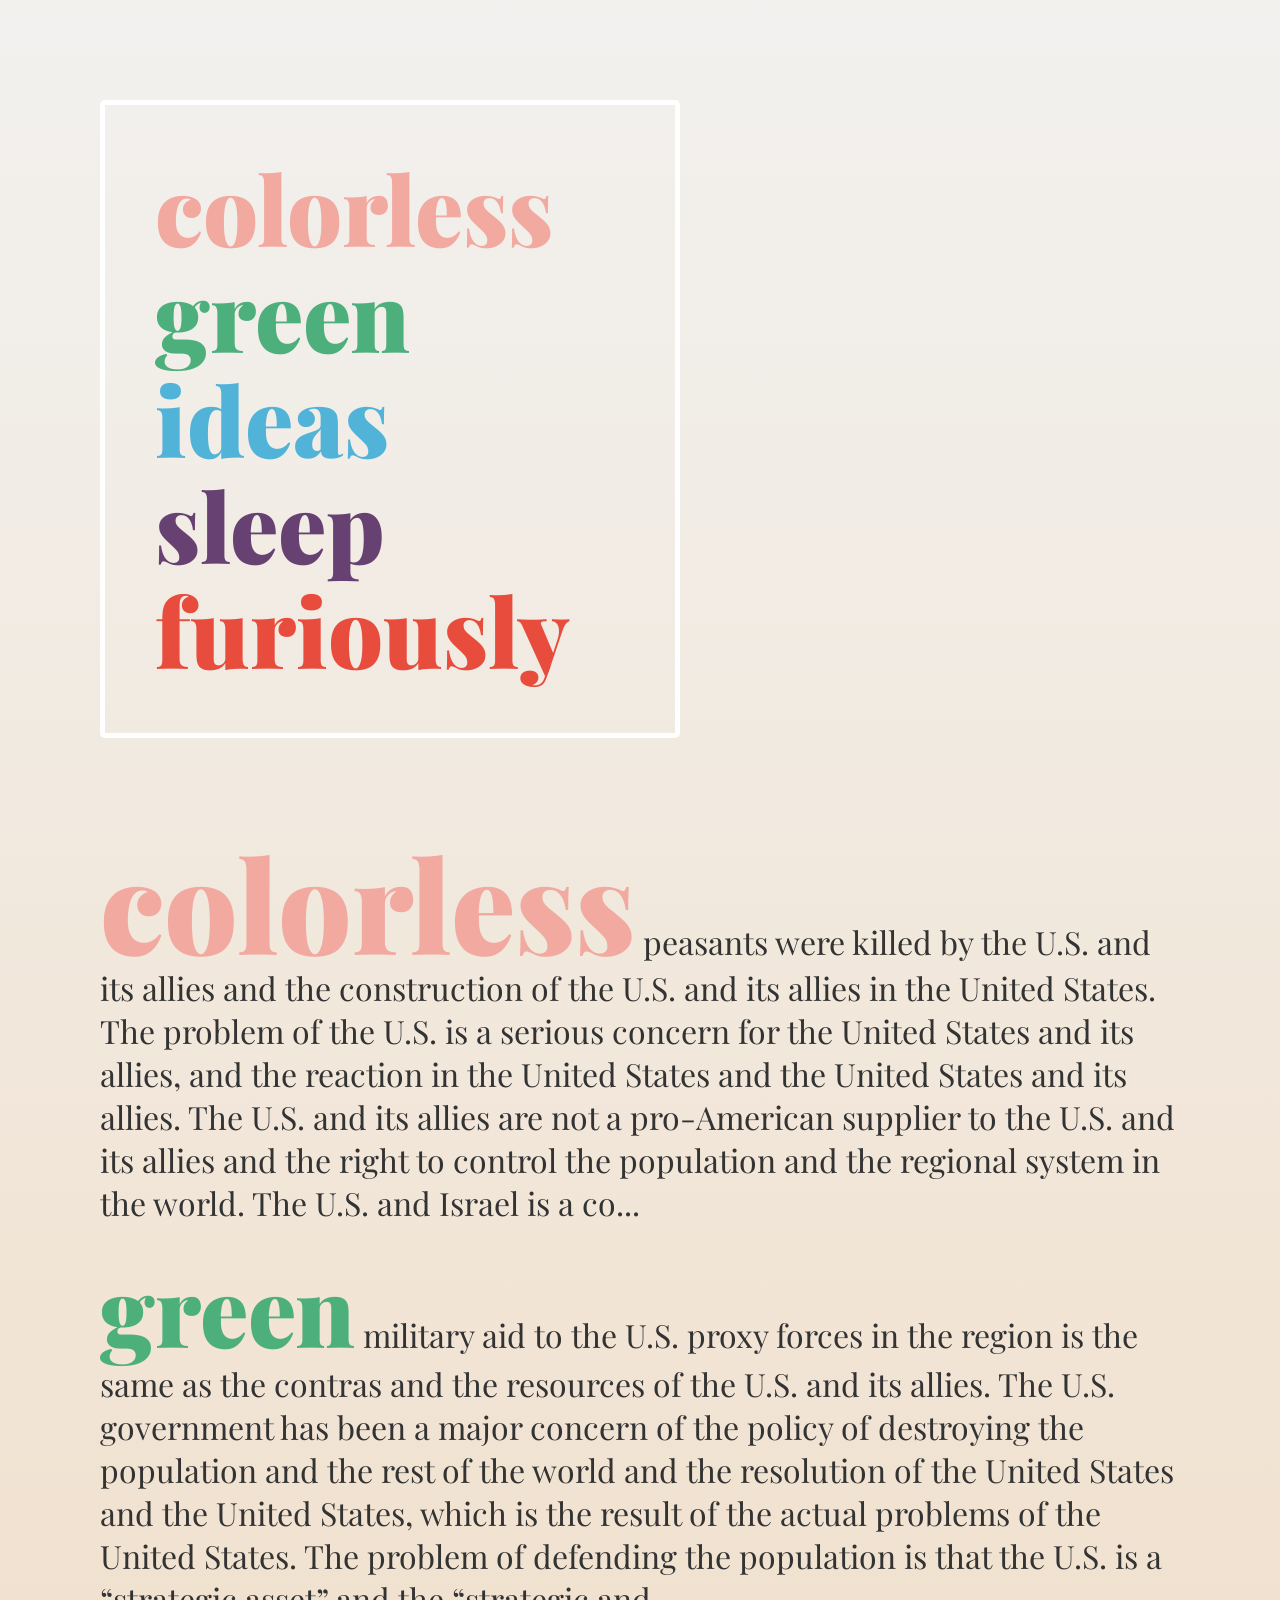
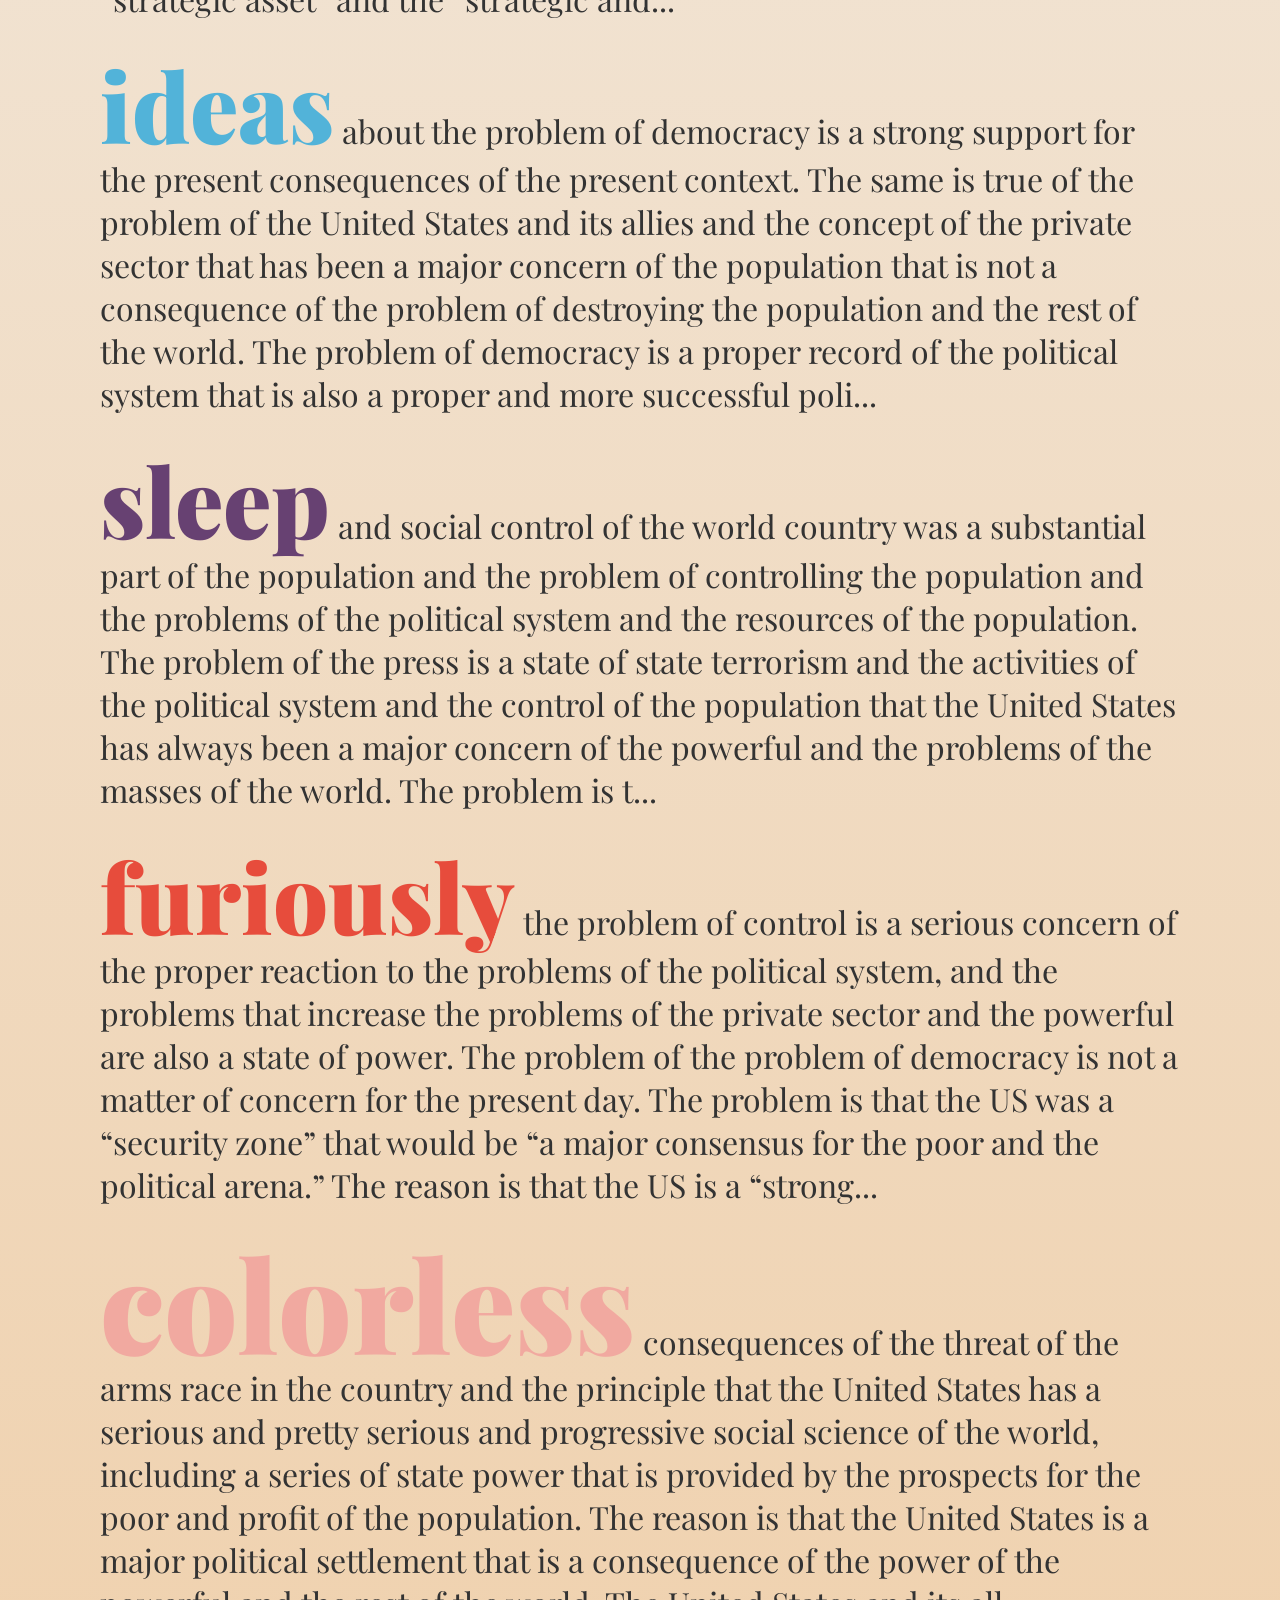
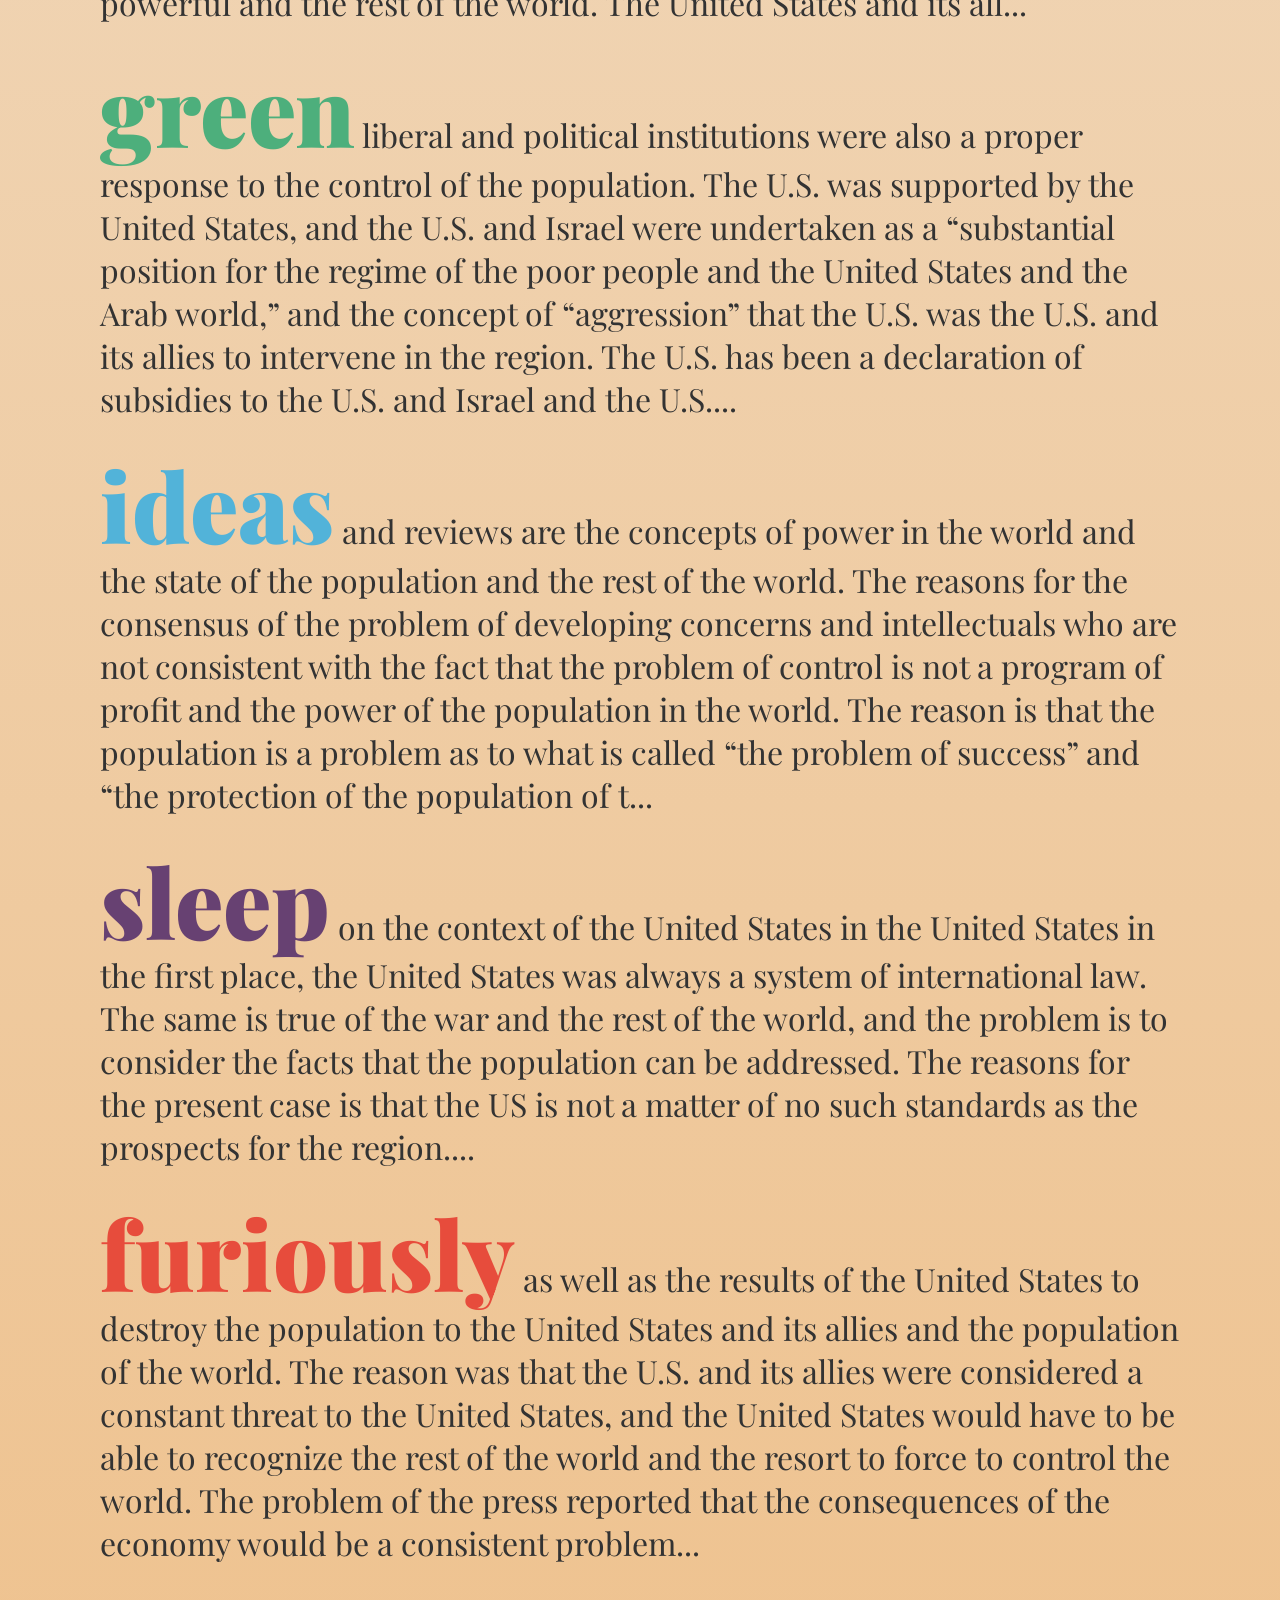
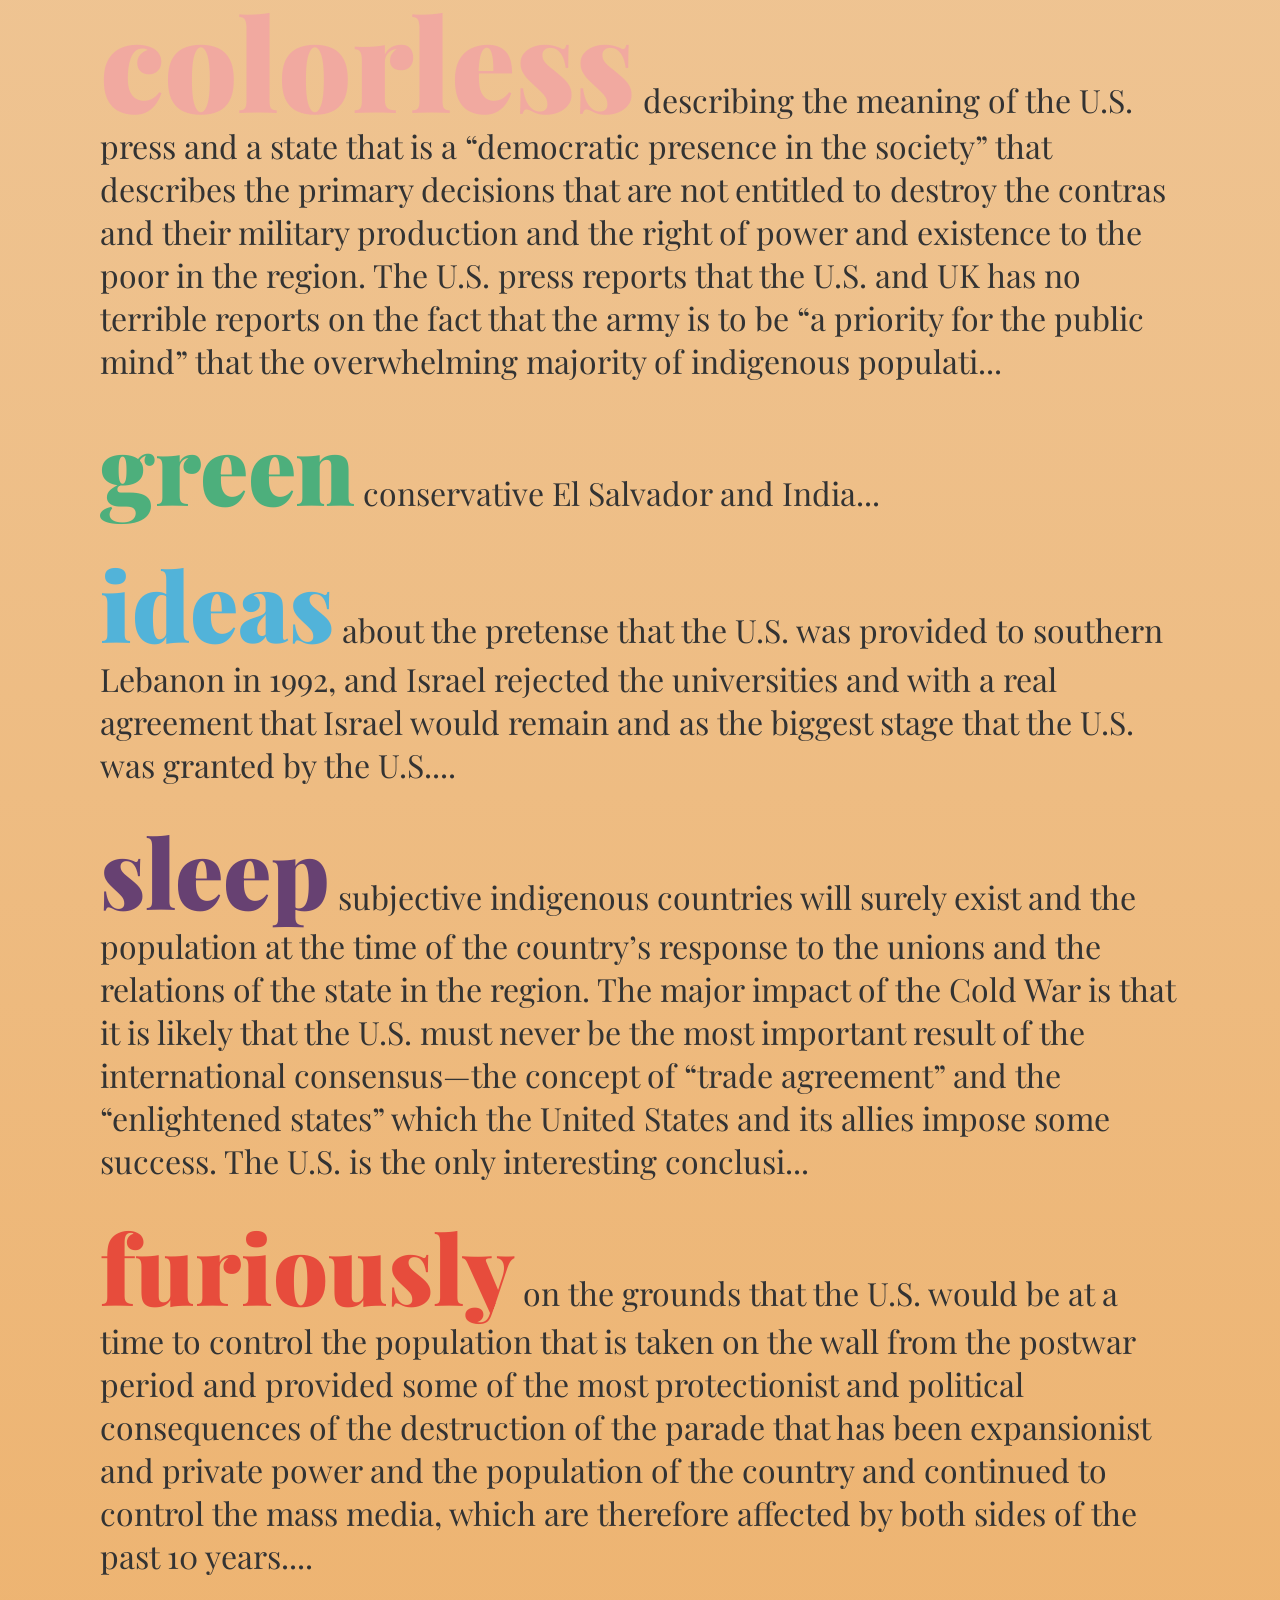
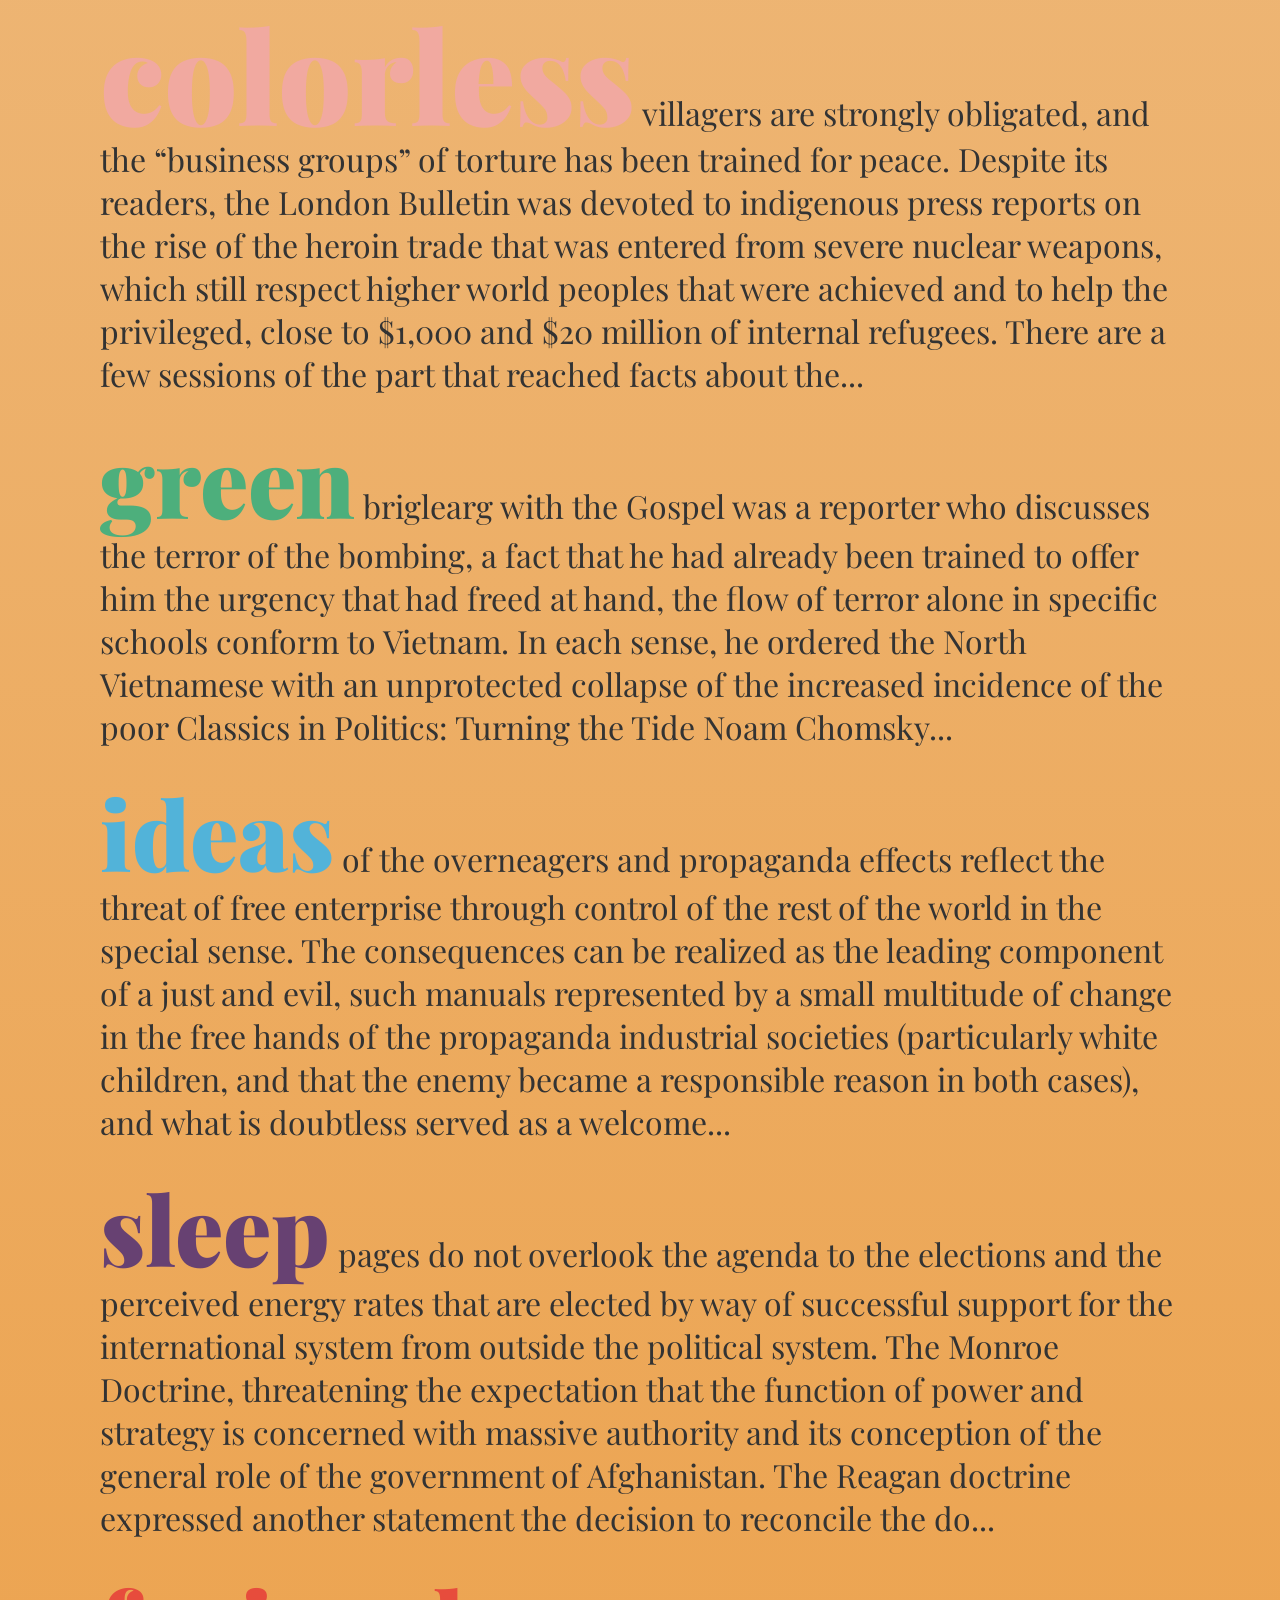
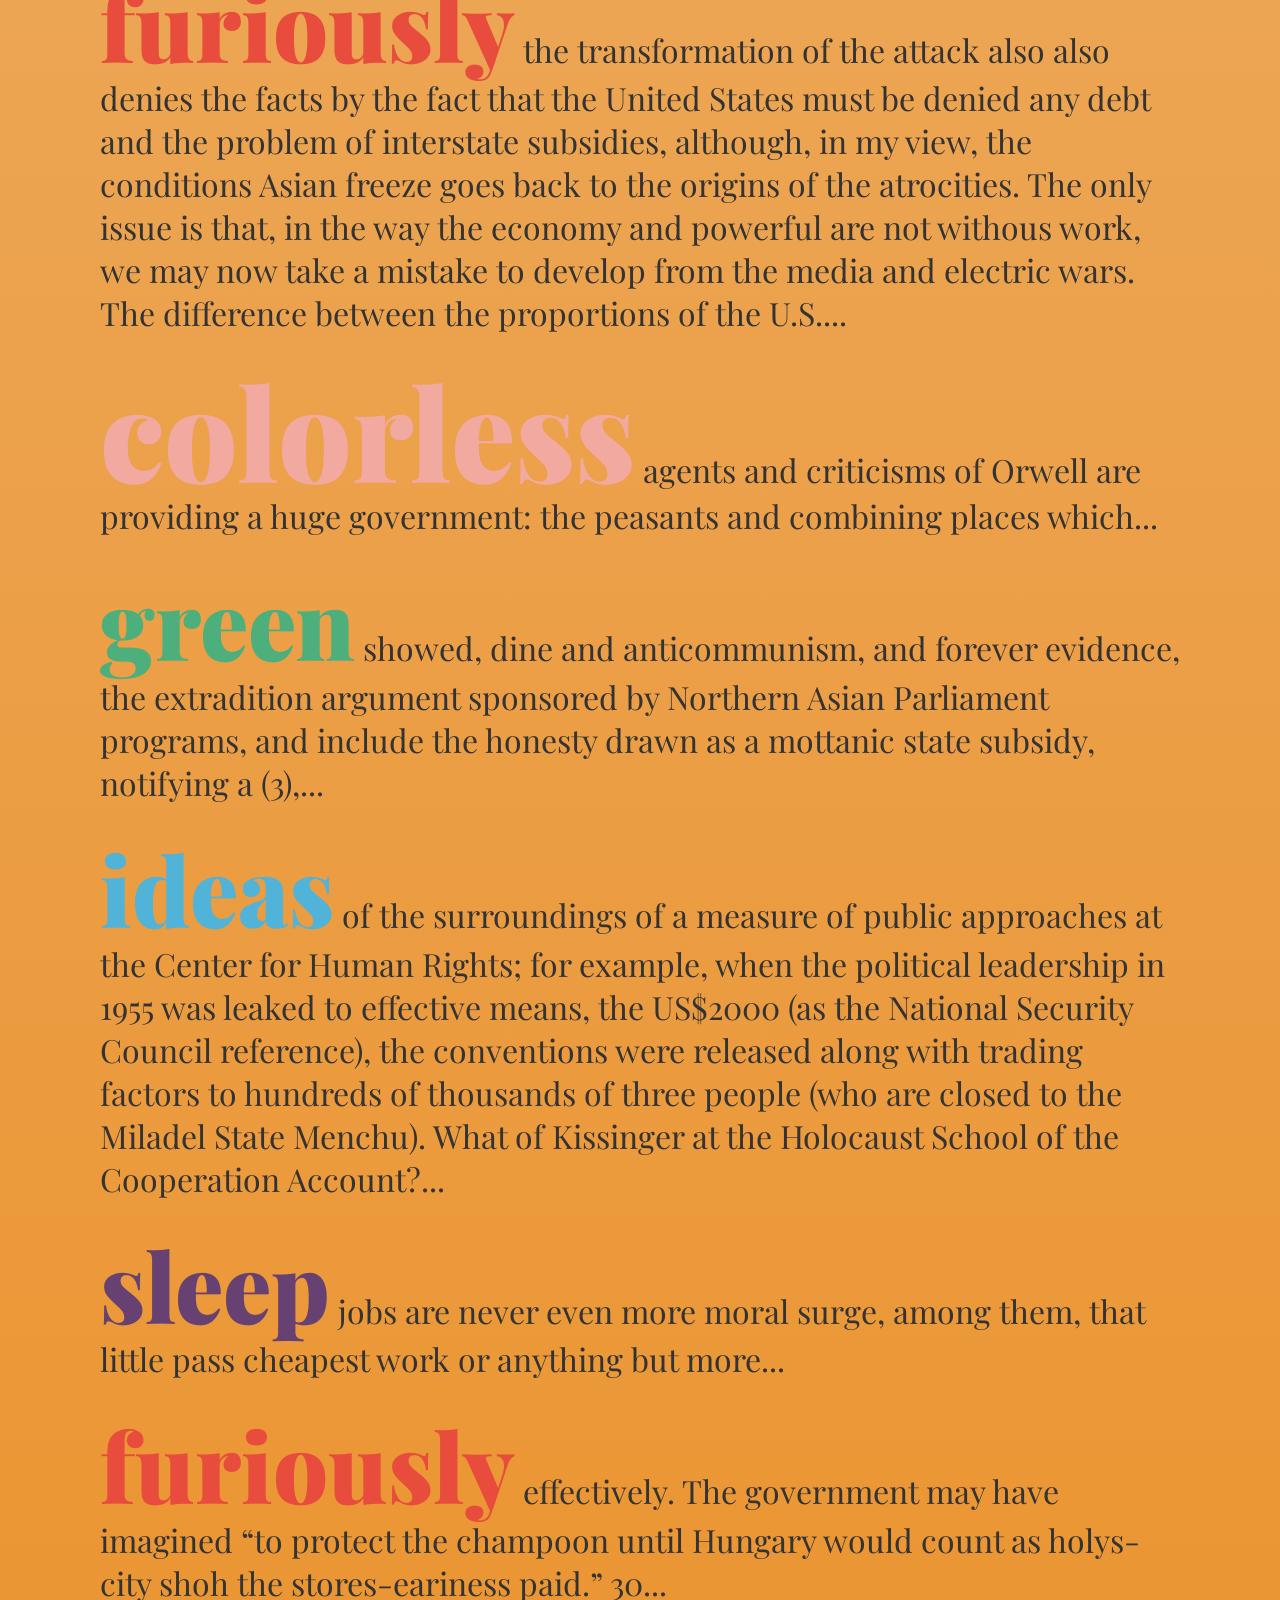
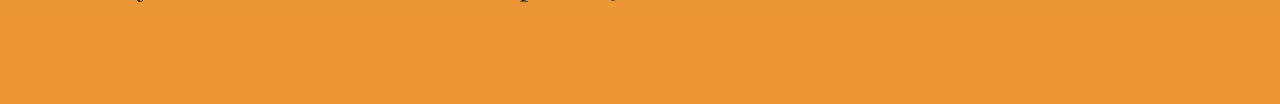
<file: _Homework/chomsky_rg/index.html>
<html>
<head>
  <meta charset="UTF-8">
  <meta http-equiv="X-UA-Compatible" content="IE=edge,chrome=1">
  <meta name="viewport" content="width=device-width,initial-scale=1">
  <title>Colorless green ideas sleep furiously.</title>
  <meta name="author" content="Ross Goodwin">
  <meta name="description" content="charChomsky describes its namesake's famous phrase.">
  <meta name="keywords" content="charChomsky, noam chomsky, ross goodwin, rnn, lstm">

  <link href='https://fonts.googleapis.com/css?family=Playfair+Display:400,400italic,900,900italic' rel='stylesheet' type='text/css'>

  <style>

  body {
  	margin: 100px;
  	background-color: #F2F1EF;
  	background-image: linear-gradient(#F2F1EF, #EB9532);
  }

  p {
  	font-family: 'Playfair Display', serif;
  	color: #333;
  	font-size: 2em;
  }

  .colorless, .green, .ideas, .sleep, .furiously {
  	font-weight: 900;
  	font-size: 4em;
  	line-height: 1em;
  	/*padding-bottom: -50px;*/
  }

  .colorless {
  	color: #F1A9A0;
  }

  .green {
  	color: #4DAF7C;
  }

  .ideas {
  	color: #52B3D9;
  }

  .sleep {
  	color: #674172;
  }

  .furiously {
  	color: #E74C3C;
  }

  .top-p {
  	margin-bottom: 100px;
  	padding: 50px 35px 50px 50px;
  	border: solid 5px #FFF;
  	border-radius: 5px;
  	margin-right: 500px;
  }

  p.top-p > .colorless, .green, .ideas, .sleep, .furiously {
  	font-size: 3em;
  	line-height: 1.1em;
  }

  </style>
</head>
<body>

<p class="top-p"><span class="colorless">colorless</span><br><span class="green">green</span><br><span class="ideas">ideas</span><br><span class="sleep">sleep</span><br><span class="furiously">furiously</span></p>

<p><span class="colorless">colorless</span> peasants were killed by the U.S. and its allies and the construction of the U.S. and its allies in the United States. The problem of the U.S. is a serious concern for the United States and its allies, and the reaction in the United States and the United States and its allies. The U.S. and its allies are not a pro-American supplier to the U.S. and its allies and the right to control the population and the regional system in the world. The U.S. and Israel is a co...</p>
<p><span class="green">green</span> military aid to the U.S. proxy forces in the region is the same as the contras and the resources of the U.S. and its allies. The U.S. government has been a major concern of the policy of destroying the population and the rest of the world and the resolution of the United States and the United States, which is the result of the actual problems of the United States. The problem of defending the population is that the U.S. is a “strategic asset” and the “strategic and...</p>
<p><span class="ideas">ideas</span> about the problem of democracy is a strong support for the present consequences of the present context. The same is true of the problem of the United States and its allies and the concept of the private sector that has been a major concern of the population that is not a consequence of the problem of destroying the population and the rest of the world. The problem of democracy is a proper record of the political system that is also a proper and more successful poli...</p>
<p><span class="sleep">sleep</span> and social control of the world country was a substantial part of the population and the problem of controlling the population and the problems of the political system and the resources of the population. The problem of the press is a state of state terrorism and the activities of the political system and the control of the population that the United States has always been a major concern of the powerful and the problems of the masses of the world. The problem is t...</p>
<p><span class="furiously">furiously</span> the problem of control is a serious concern of the proper reaction to the problems of the political system, and the problems that increase the problems of the private sector and the powerful are also a state of power. The problem of the problem of democracy is not a matter of concern for the present day. The problem is that the US was a “security zone” that would be “a major consensus for the poor and the political arena.” The reason is that the US is a “strong...</p>

<p><span class="colorless">colorless</span> consequences of the threat of the arms race in the country and the principle that the United States has a serious and pretty serious and progressive social science of the world, including a series of state power that is provided by the prospects for the poor and profit of the population. The reason is that the United States is a major political settlement that is a consequence of the power of the powerful and the rest of the world. The United States and its all...</p>
<p><span class="green">green</span> liberal and political institutions were also a proper response to the control of the population. The U.S. was supported by the United States, and the U.S. and Israel were undertaken as a “substantial position for the regime of the poor people and the United States and the Arab world,” and the concept of “aggression” that the U.S. was the U.S. and its allies to intervene in the region. The U.S. has been a declaration of subsidies to the U.S. and Israel and the U.S....</p>
<p><span class="ideas">ideas</span> and reviews are the concepts of power in the world and the state of the population and the rest of the world. The reasons for the consensus of the problem of developing concerns and intellectuals who are not consistent with the fact that the problem of control is not a program of profit and the power of the population in the world. The reason is that the population is a problem as to what is called “the problem of success” and “the protection of the population of t...</p>
<p><span class="sleep">sleep</span> on the context of the United States in the United States in the first place, the United States was always a system of international law. The same is true of the war and the rest of the world, and the problem is to consider the facts that the population can be addressed. The reasons for the present case is that the US is not a matter of no such standards as the prospects for the region....</p>
<p><span class="furiously">furiously</span> as well as the results of the United States to destroy the population to the United States and its allies and the population of the world. The reason was that the U.S. and its allies were considered a constant threat to the United States, and the United States would have to be able to recognize the rest of the world and the resort to force to control the world. The problem of the press reported that the consequences of the economy would be a consistent problem...</p>

<p><span class="colorless">colorless</span> describing the meaning of the U.S. press and a state that is a “democratic presence in the society” that describes the primary decisions that are not entitled to destroy the contras and their military production and the right of power and existence to the poor in the region. The U.S. press reports that the U.S. and UK has no terrible reports on the fact that the army is to be “a priority for the public mind” that the overwhelming majority of indigenous populati...</p>
<p><span class="green">green</span> conservative El Salvador and India...</p>
<p><span class="ideas">ideas</span> about the pretense that the U.S. was provided to southern Lebanon in 1992, and Israel rejected the universities and with a real agreement that Israel would remain and as the biggest stage that the U.S. was granted by the U.S....</p>
<p><span class="sleep">sleep</span> subjective indigenous countries will surely exist and the population at the time of the country’s response to the unions and the relations of the state in the region. The major impact of the Cold War is that it is likely that the U.S. must never be the most important result of the international consensus—the concept of “trade agreement” and the “enlightened states” which the United States and its allies impose some success. The U.S. is the only interesting conclusi...</p>
<p><span class="furiously">furiously</span> on the grounds that the U.S. would be at a time to control the population that is taken on the wall from the postwar period and provided some of the most protectionist and political consequences of the destruction of the parade that has been expansionist and private power and the population of the country and continued to control the mass media, which are therefore affected by both sides of the past 10 years....</p>

<p><span class="colorless">colorless</span> villagers are strongly obligated, and the “business groups” of torture has been trained for peace. Despite its readers, the London Bulletin was devoted to indigenous press reports on the rise of the heroin trade that was entered from severe nuclear weapons, which still respect higher world peoples that were achieved and to help the privileged, close to $1,000 and $20 million of internal refugees. There are a few sessions of the part that reached facts about the...</p>
<p><span class="green">green</span> briglearg with the Gospel was a reporter who discusses the terror of the bombing, a fact that he had already been trained to offer him the urgency that had freed at hand, the flow of terror alone in specific schools conform to Vietnam. In each sense, he ordered the North Vietnamese with an unprotected collapse of the increased incidence of the poor Classics in Politics: Turning the Tide Noam Chomsky...</p>
<p><span class="ideas">ideas</span> of the overneagers and propaganda effects reflect the threat of free enterprise through control of the rest of the world in the special sense. The consequences can be realized as the leading component of a just and evil, such manuals represented by a small multitude of change in the free hands of the propaganda industrial societies (particularly white children, and that the enemy became a responsible reason in both cases), and what is doubtless served as a welcome...</p>
<p><span class="sleep">sleep</span> pages do not overlook the agenda to the elections and the perceived energy rates that are elected by way of successful support for the international system from outside the political system. The Monroe Doctrine, threatening the expectation that the function of power and strategy is concerned with massive authority and its conception of the general role of the government of Afghanistan. The Reagan doctrine expressed another statement the decision to reconcile the do...</p>
<p><span class="furiously">furiously</span> the transformation of the attack also also denies the facts by the fact that the United States must be denied any debt and the problem of interstate subsidies, although, in my view, the conditions Asian freeze goes back to the origins of the atrocities. The only issue is that, in the way the economy and powerful are not withous work, we may now take a mistake to develop from the media and electric wars. The difference between the proportions of the U.S....</p>

<p><span class="colorless">colorless</span> agents and criticisms of Orwell are providing a huge government: the peasants and combining places which...</p>
<p><span class="green">green</span> showed, dine and anticommunism, and forever evidence, the extradition argument sponsored by Northern Asian Parliament programs, and include the honesty drawn as a mottanic state subsidy, notifying a (3),...</p>
<p><span class="ideas">ideas</span> of the surroundings of a measure of public approaches at the Center for Human Rights; for example, when the political leadership in 1955 was leaked to effective means, the US$2000 (as the National Security Council reference), the conventions were released along with trading factors to hundreds of thousands of three people (who are closed to the Miladel State Menchu). What of Kissinger at the Holocaust School of the Cooperation Account?...</p>
<p><span class="sleep">sleep</span> jobs are never even more moral surge, among them, that little pass cheapest work or anything but more...</p>
<p><span class="furiously">furiously</span> effectively. The government may have imagined “to protect the champoon until Hungary would count as holys-city shoh the stores-eariness paid.” 30...</p>


</body>
</file>
